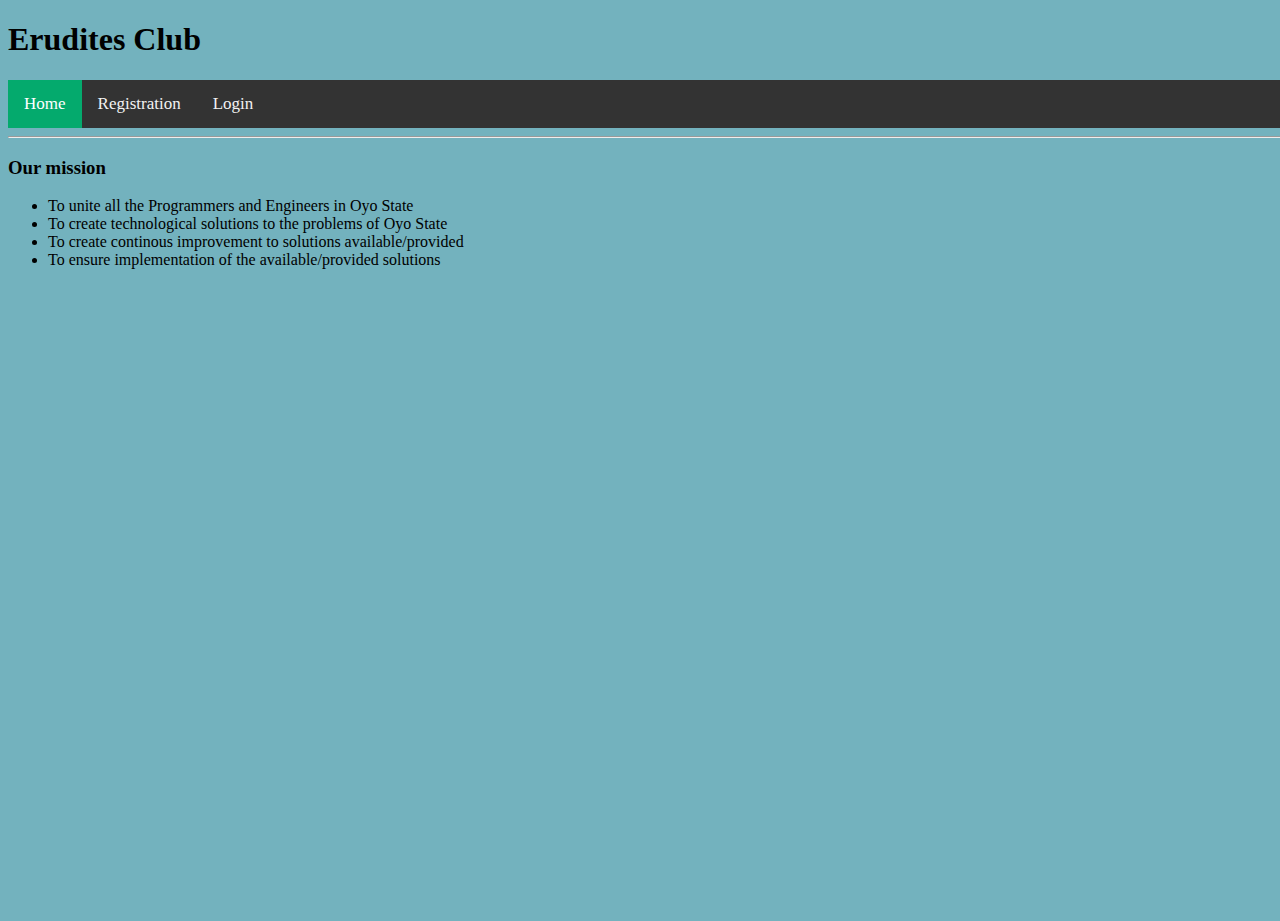
<file: Task1/index.html>
<!DOCTYPE html>
<html>

<head>
  <meta charset="utf-8">
  <meta name="viewport" content="width=device-width">
  <title>Erudites Club</title>
  <link href="style.css" rel="stylesheet" type="text/css" />
</head>
<header>
  <h1>Erudites Club</h1>
  <div class="topnav">
    <a class="active" href="#Home">Home</a>
    <a href="index2.html" target="_blank">Registration</a>
    <a href="index3.html" target="_blank">Login</a>
  </div>
  <hr>
</header>

<body>
  <h3>Our mission</h3>
  <ul>
    <li>To unite all the Programmers and Engineers in Oyo State</li>
    <li>To create technological solutions to the problems of Oyo State</li>
    <li>To create continous improvement to solutions available/provided</li>
    <li>To ensure implementation of the available/provided solutions</li>
  </ul>

</body>


</html>
</file>
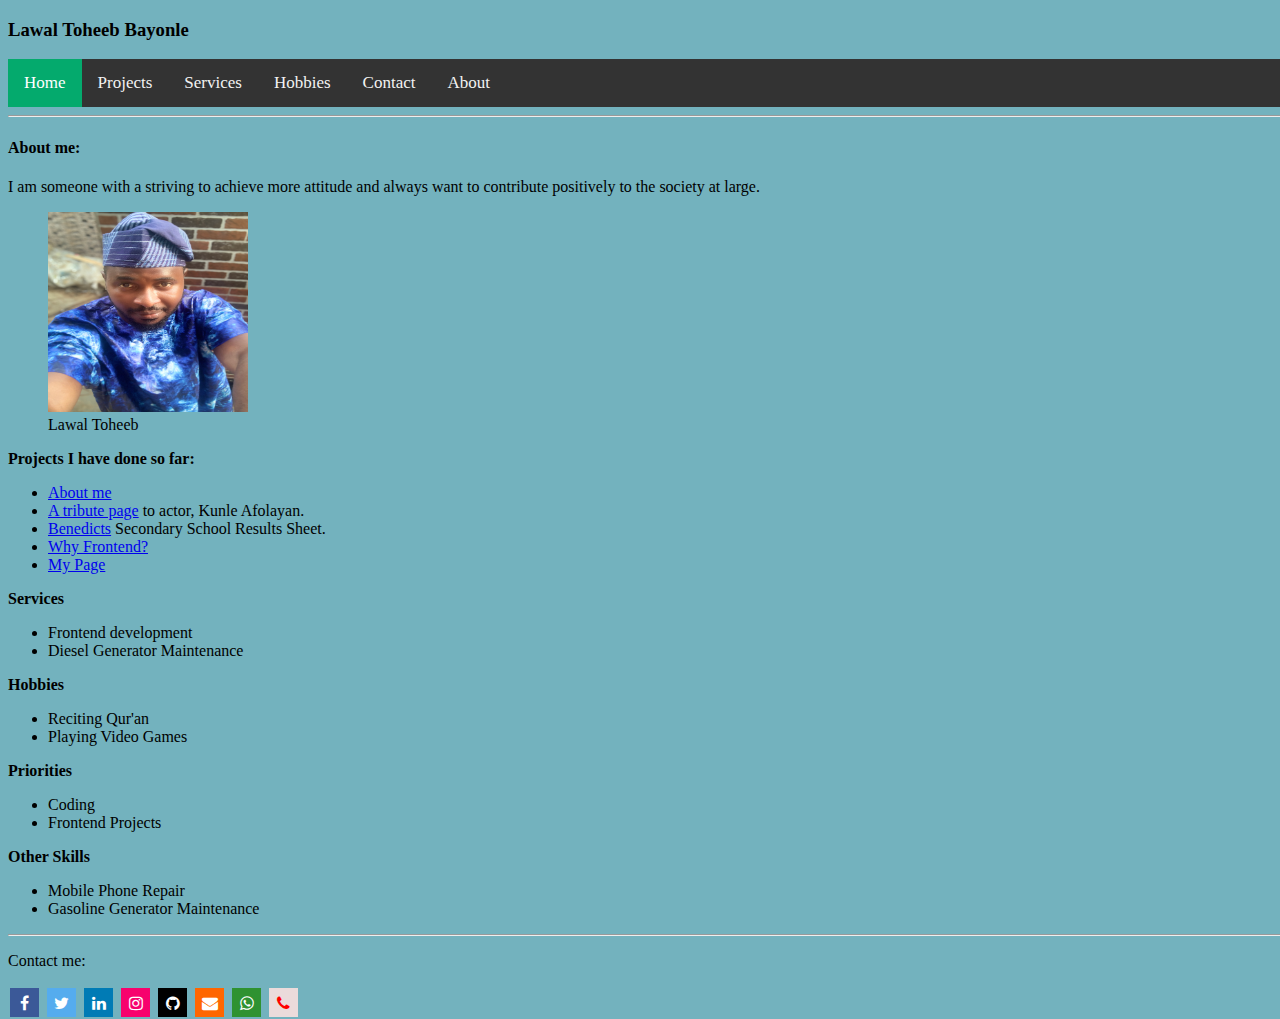
<file: Task2/index.html>
<!DOCTYPE html>
<html>

<head>
  <meta charset="utf-8">
  <meta name="viewport" content="width=device-width">
  <title>My Portfolipo</title>
  <link href="style.css" rel="stylesheet" type="text/css" />
  <link rel="stylesheet" href="https://cdnjs.cloudflare.com/ajax/libs/font-awesome/4.7.0/css/font-awesome.min.css">

</head>
<header>
  <h3>Lawal Toheeb Bayonle</h3>
  <div class="topnav">
    <a class="active" href="#home">Home</a>
    <a href="#Projects">Projects</a>
    <a href="#Services">Services</a>
    <a href="#Hobbies">Hobbies</a>
    <a href="Contact/index2.html" target="_blank">Contact</a>
    <a href="#About">About</a>
  </div>
  <hr>
</header>

<body>
  <main>
    <div>
      <h4 id="About"> About me:</h4>
    </div>
    <div> I am someone with a striving to achieve more attitude and always want to contribute positively to the society
      at large.</div>
    <figure><img src="Lawal.JPG" height="200px" width="200px" alt="Lawal_Toheeb">
      <figcaption>Lawal Toheeb</figcaption>
    </figure>
    <nav>
      <p id="Projects"><b>Projects I have done so far:</b></p>
      <ul>
        <li><a href="https://codepen.io/Lawaltoheeb28/pen/abGRBgL" target="_blank">About me</a></li>
        <li><a href="https://codepen.io/Lawaltoheeb28/pen/YzLJZVw" target="_blank">A tribute page</a> to actor, Kunle
          Afolayan.</li>
        <li><a href="https://codepen.io/Lawaltoheeb28/pen/qBYJjQg" target="_blank">Benedicts</a> Secondary School
          Results
          Sheet.</li>
        <li><a href="https://codepen.io/Lawaltoheeb28/pen/BaxJdmz" target="_blank">Why Frontend?</a></li>
        <li><a href="https://lawals-page.lawaltoheeb28.repl.co/" target="_blank">My Page</a></li>
      </ul>
    </nav>
    <nav>
      <section id="Services"><strong>Services</strong>
        <ul>
          <li>Frontend development</li>
          <li>Diesel Generator Maintenance</li>
        </ul>
      </section>
      <section id="Hobbies"><strong>Hobbies</strong>
        <ul>
          <li>Reciting Qur'an</li>
          <li>Playing Video Games</li>
        </ul>
      </section>
      <section id="Priorities"><strong>Priorities</strong>
        <ul>
          <li>Coding</li>
          <li>Frontend Projects</li>
        </ul>
      </section>
      <section id="Other"><strong>Other Skills</strong>
        <ul>
          <li>Mobile Phone Repair</li>
          <li>Gasoline Generator Maintenance</li>
        </ul>
      </section>
    </nav>

  </main>
  <hr>

  <!--
  This script places a badge on your repl's full-browser view back to your repl's cover
  page. Try various colors for the theme: dark, light, red, orange, yellow, lime, green,
  teal, blue, blurple, magenta, pink!
  -->
</body>
<footer>
  <p>Contact me:</p>
  <a href="https://web.facebook.com/Bayotoamir" target="_blank" class="fa fa-facebook"></a>
  <a href="https://twitter.com/Teeamir" target="_blank" class="fa fa-twitter"></a>
  <a href="https://www.linkedin.com/in/lawal-toheeb-39175b143/" target="_blank" class="fa fa-linkedin"></a>
  <a href="https://www.instagram.com/lawaltbb/" target="_blank" class="fa fa-instagram"></a>
  <a href="https://github.com/LToyyib" target="_blank" class="fa fa-github"></a>
  <a href="mailto:lawaltoheeb28@gmail.com" target="_blank" class="fa fa-envelope"></a>
  <a href="https://wa.me/2347066138906" target="_blank" class="fa fa-whatsapp"></a>
  <a href="tel:+2347066138906" target="_blank" class="fa fa-phone"></a>
</footer>

</html>
</file>
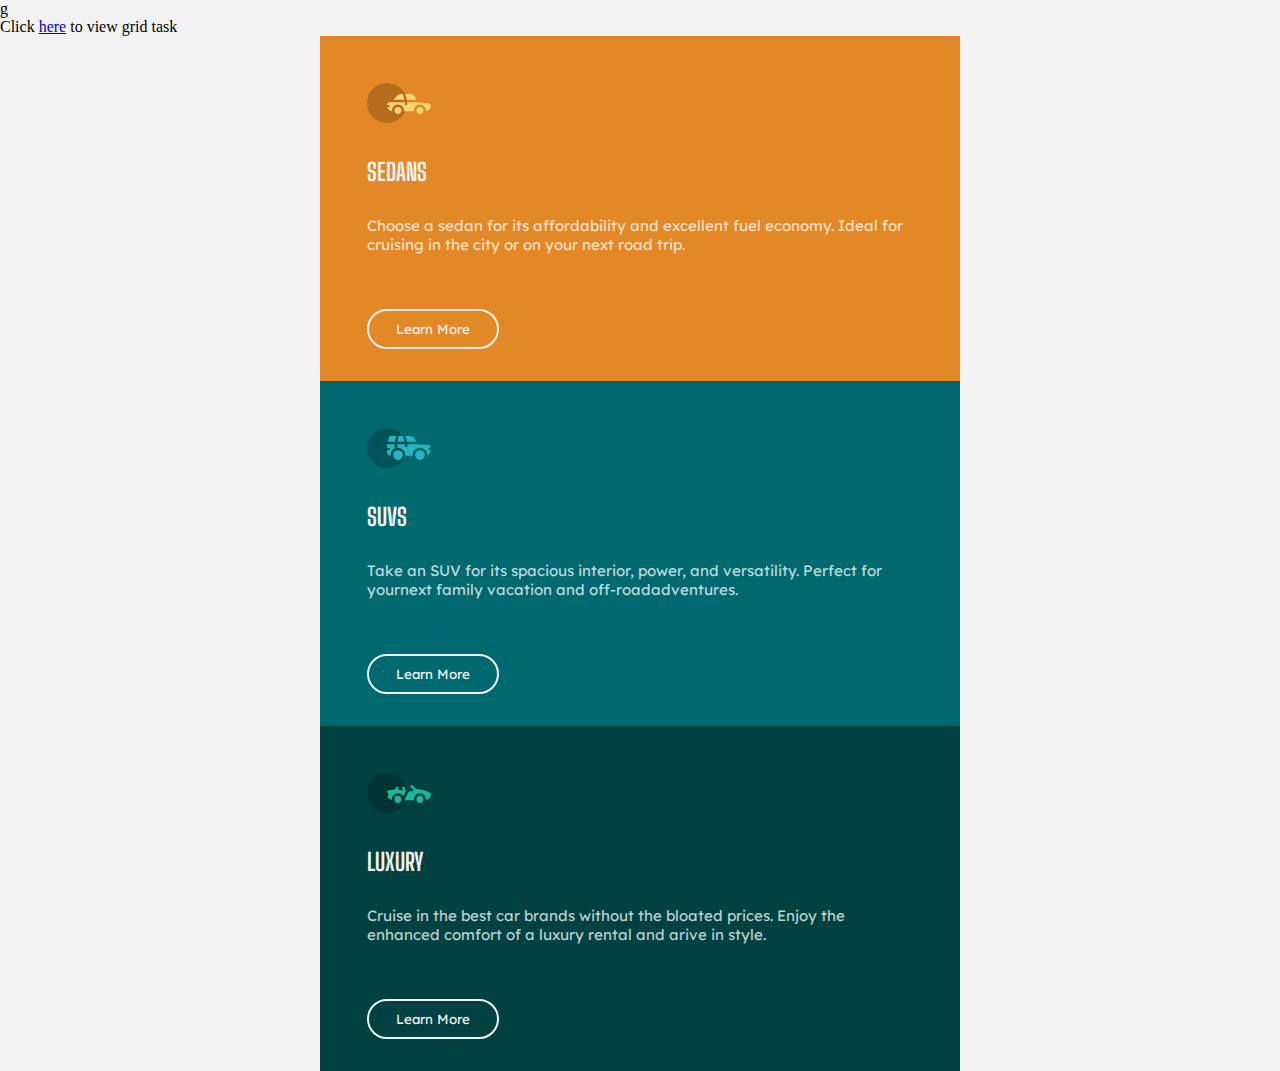
<file: flex.html>
<!DOCTYPE html>
<html lang="en">

<head>
g  <meta charset="UTF-8" />
  <meta http-equiv="X-UA-Compatible" content="IE=edge" />
  <meta name="viewport" content="width=device-width, initial-scale=1.0" />
  <title>Flex task</title>
  <link rel="stylesheet" href="style.css" />
  <link href="https://fonts.googleapis.com/css2?family=Lexend+Deca:wght@200&display=swap" rel="stylesheet">
  <link
    href="https://fonts.googleapis.com/css2?family=Big+Shoulders+Display:wght@800&family=Lexend+Deca:wght@200&display=swap"
    rel="stylesheet">
</head>

<body>
  <p>Click <a href="grid.html" >here</a> to view grid task</p>
  <main>
    <div class="sedans">
      <img src="icon-sedans.svg" alt="sedans">
      <h2>SEDANS</h2>
      <p>
        Choose a sedan for its affordability and excellent fuel economy. Ideal
        for cruising in the city or on your next road trip.
      </p>
      <button id="sedans">Learn More</button>
    </div>
    <div class="suvs">
      <img src="icon-suvs.svg" alt="suvs">
      <h2>SUVS</h2>
      <p>
        Take an SUV for its spacious interior, power, and versatility. Perfect
        for yournext family vacation and off-roadadventures.
      </p>
      <button id="suvs">Learn More</button>
    </div>
    <div class="luxury">
      <img src="icon-luxury.svg" alt="luxury">
      <h2>LUXURY</h2>
      <p>
        Cruise in the best car brands without the bloated prices. Enjoy the
        enhanced comfort of a luxury rental and arive in style.
      </p>
      <button id="luxury">Learn More</button>
    </div>
  </main>
</body>

</html>
</file>
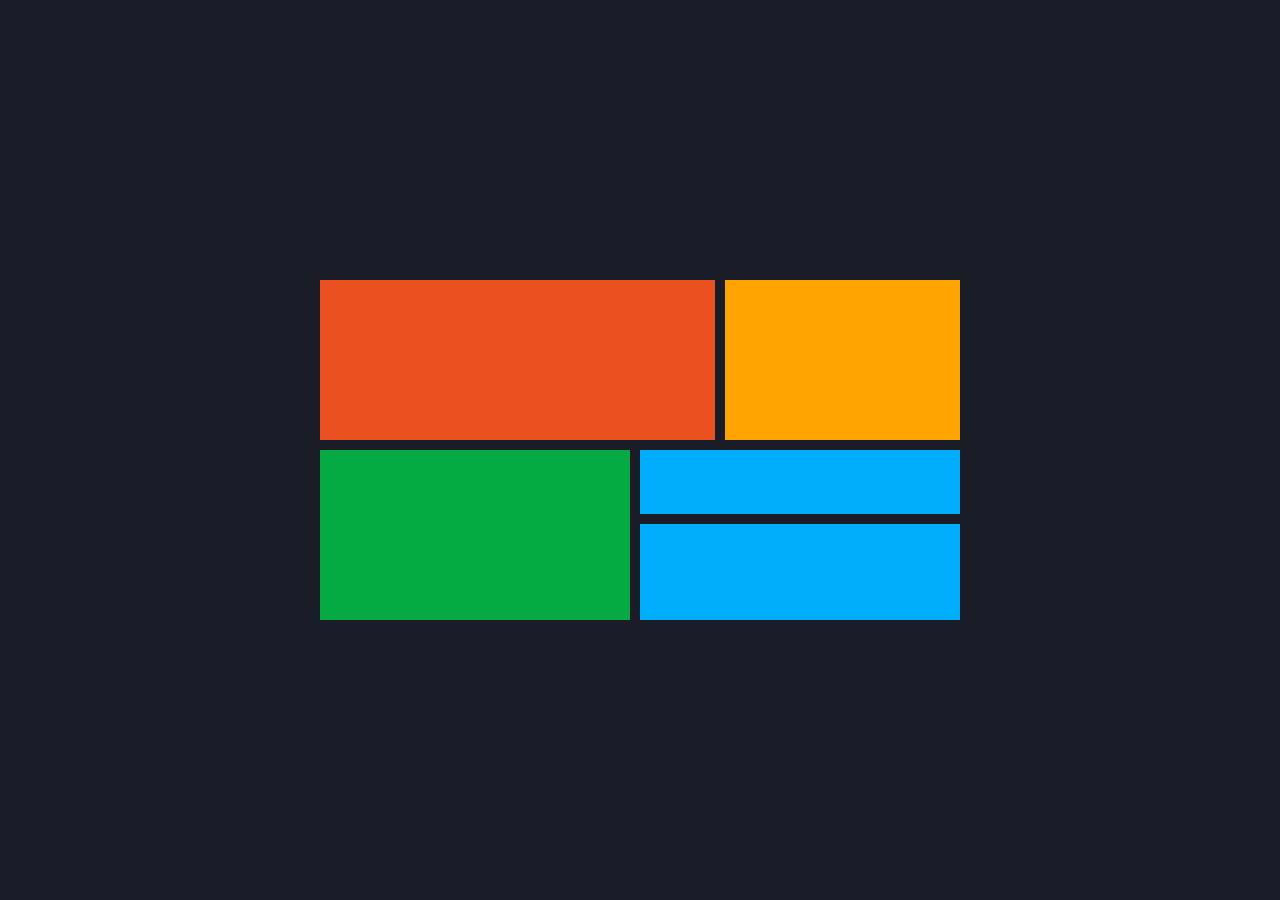
<file: grid.html>
<!DOCTYPE html>
<html lang="en">
<head>
    <meta charset="UTF-8">
    <meta http-equiv="X-UA-Compatible" content="IE=edge">
    <meta name="viewport" content="width=device-width, initial-scale=1.0">
    <title>Grid Task</title>
    <link rel="stylesheet" href="grid.css">
</head>
<body>
    <main>
        
        <div class="item-a"></div>
        <div class="item-b"></div>
        <div class="item-c"></div>
        <div class="item-d">
            <div class="item-e"></div>
            <div class="item-f"></div>
        </div>
    
    </main>

</body>
</html>
</file>
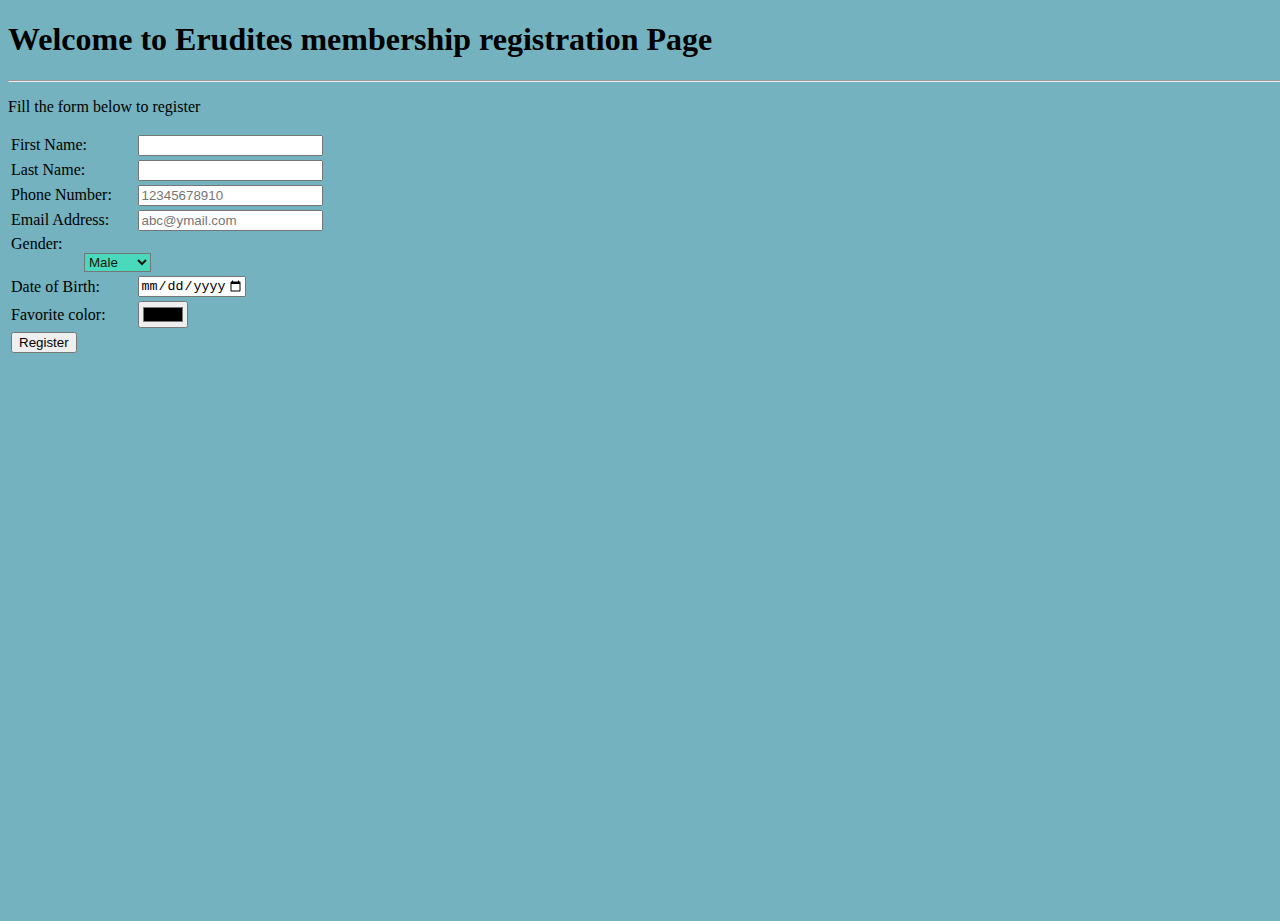
<file: Task1/index2.html>
<!DOCTYPE html>
<html lang="en">

<head>
  <meta charset="UTF-8">
  <meta http-equiv="X-UA-Compatible" content="IE=edge">
  <meta name="viewport" content="width=device-width, initial-scale=1.0">
  <link href="style2.css" rel="stylesheet" type="text/css" />
  <title>Registration Page</title>
</head>
<header>
  <h1>Welcome to Erudites membership registration Page</h1>
  <hr>
</header>

<body>
  <p>Fill the form below to register</p>
  <form action="index4.html">
    <table>
      <tr>
        <td><label for="fname">First Name:</label></td>
        <td><input type="text" name="fname" id="fname" maxlength="10" minlength="3" required></td>
      </tr>
      <tr>
        <td><label for="lname"> Last Name:</label></td>
        <td><input type="text" name="lname" id="lname" maxlength="10" minlength="3" required></td>
      </tr>
      <tr>
        <td><label for="phone"> Phone Number:</label></td>
        <td><input type="tel" name="Phone" id="Phone" pattern="[0-9]{11}" placeholder="12345678910" required></td>
      </tr>
      <tr>
        <td><label for="email"> Email Address:</label></td>
        <td><input type="email" name="email" id="email" required placeholder="abc@ymail.com"
            pattern="[A-Za-z0-9._%+-]+@[a-z0-9.-]+\.[a-z]{2,}$"></td>
      </tr>
      <tr>
        <td>
          <label for="Gender"> Gender:</label>
          <select name="Gender" id="Gender">
            <option value="Male"> Male</option>
            <option value="Female"> Female</option>
          </select>
        </td>

      </tr>
      <tr>
        <td><label for="dob">Date of Birth:</label></td>
        <td><input type="date" name="dob" placeholder="2000-01-01" min="2000-01-01" max="2022-09-06" required>
      </tr>
      <tr>
        <td><label for="Color"> Favorite color:</label></td>
        <td><input type="color" name="color" id="color" required></td>
      </tr>
      <tr>
        <td><input type="submit" value="Register" id=""></td>
      </tr>

    </table>
  </form>

</body>

</html>
</file>
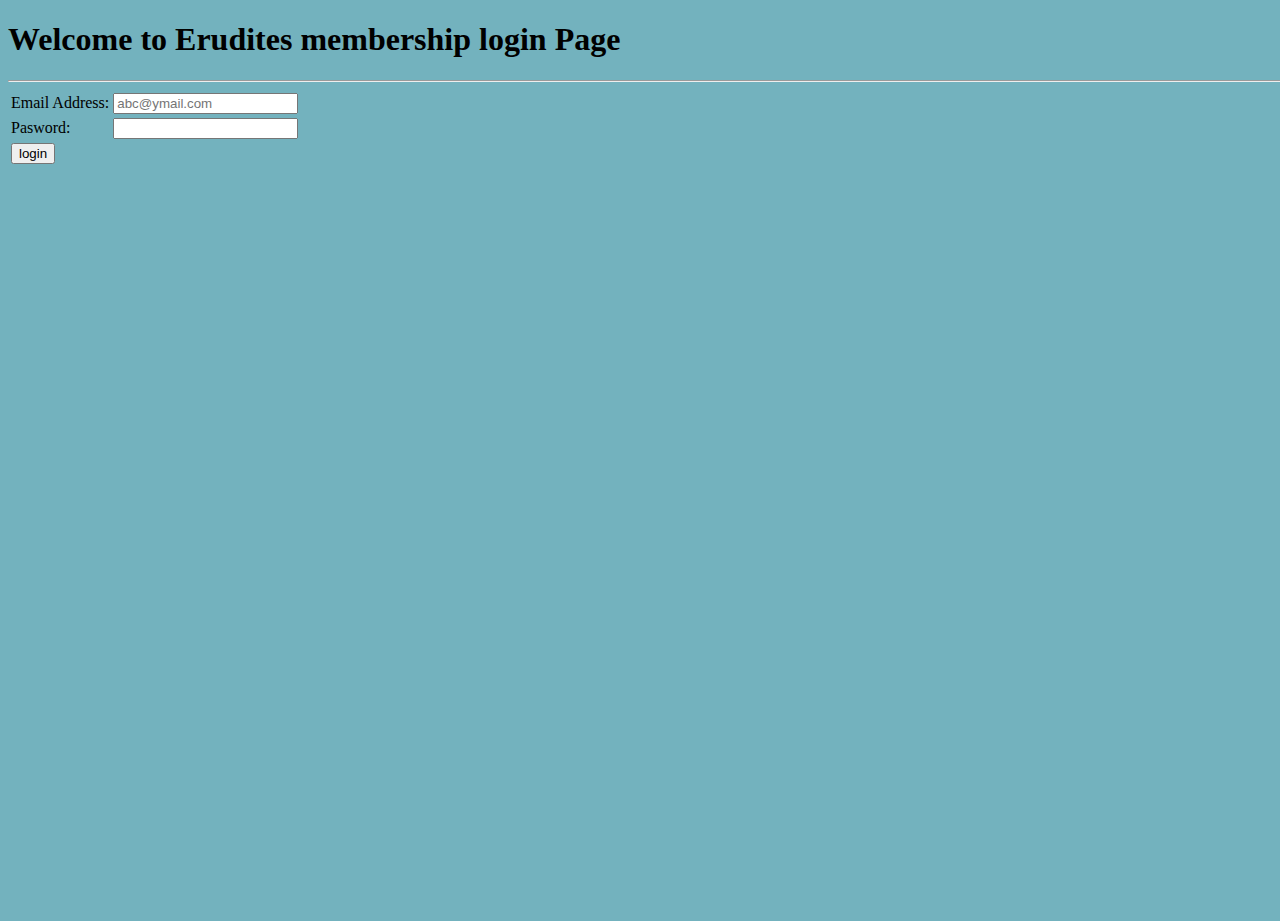
<file: Task1/index3.html>
<!DOCTYPE html>
<html lang="en">

<head>
  <meta charset="UTF-8">
  <meta http-equiv="X-UA-Compatible" content="IE=edge">
  <meta name="viewport" content="width=device-width, initial-scale=1.0">
  <link href="style3.css" rel="stylesheet" type="text/css" />
  <title>Login Page</title>
</head>
<header>
  <h1>Welcome to Erudites membership login Page</h1>
  <hr>
</header>

<body>
  <form action="index5.html">
    <table>
      <tr>
        <td><label for="email"> Email Address:</label></td>
        <td><input type="email" name="email" id="email" required placeholder="abc@ymail.com"
            pattern="[A-Za-z0-9._%+-]+@[a-z0-9.-]+\.[a-z]{2,}$"></td>
      </tr>
      <tr>
        <td><label for="psw">Pasword:</label></td>
        <td><input type="text" name="psw" id="" pattern="(?=.*\d)(?=.*[a-z])(?=.*[A-Z]).{8,}"
            title="Must contain at least one number and one uppercase and lowercase letter, and at least 8 or more characters">
        </td>
      </tr>
      <tr>
        <td>
          <input type="submit" value="login">
        </td>
      </tr>
    </table>
  </form>
</body>

</html>
</file>
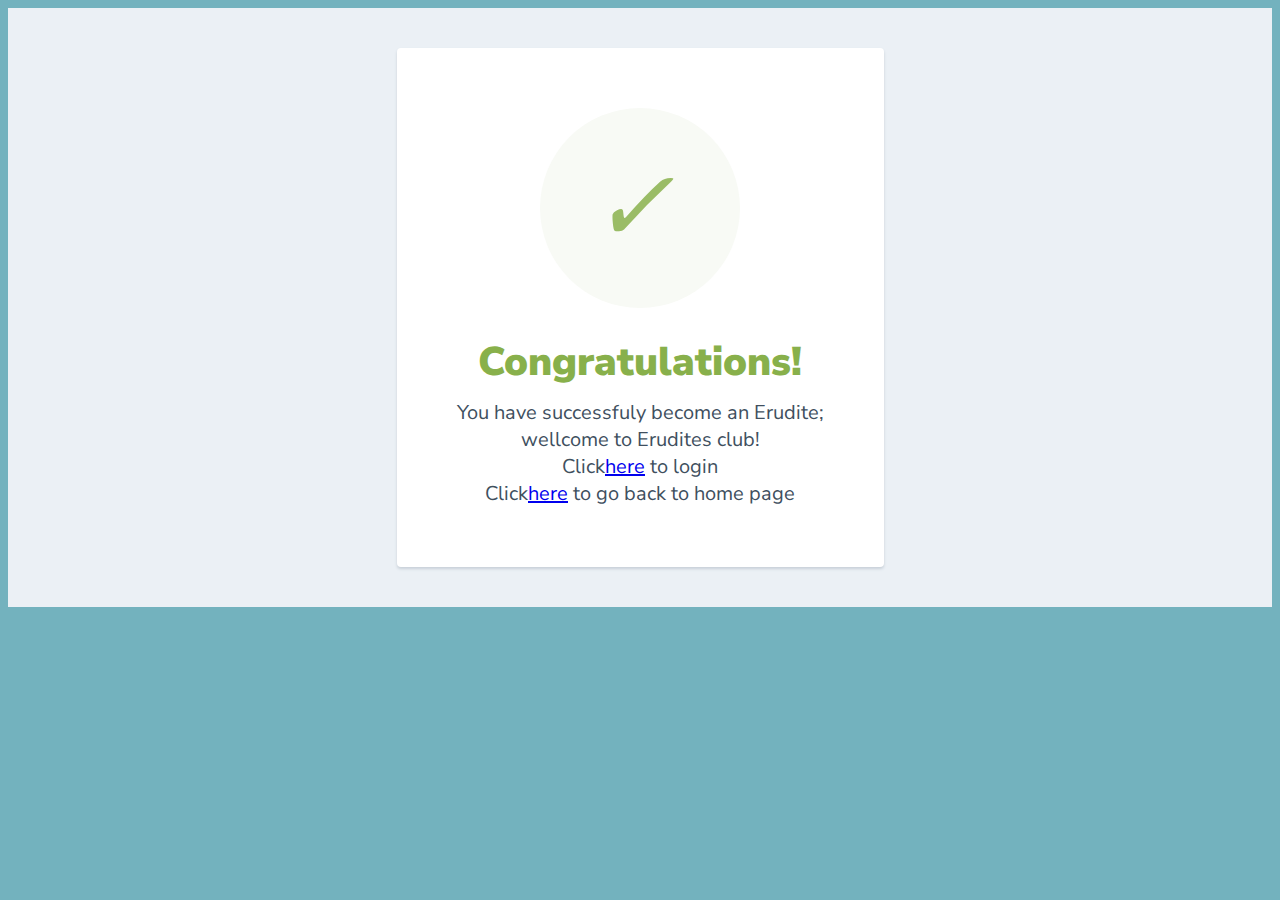
<file: Task1/index4.html>
<!DOCTYPE html>
<html lang="en">

<head>
  <meta charset="UTF-8">
  <meta http-equiv="X-UA-Compatible" content="IE=edge">
  <meta name="viewport" content="width=device-width, initial-scale=1.0">
  <link href="https://fonts.googleapis.com/css?family=Nunito+Sans:400,400i,700,900&display=swap" rel="stylesheet">
  <link href="style4.css" rel="stylesheet" type="text/css" />
  <title>Success Page</title>
</head>

<body>
  <div class="card">
    <div style="border-radius:200px; height:200px; width:200px; background: #F8FAF5; margin:0 auto;">
      <i class="checkmark">✓</i>
    </div>
    <h1>Congratulations!</h1>
    <p>You have successfuly become an Erudite;<br /> wellcome to Erudites club!</p>
    <div>
      <p>Click<a href="index3.html">here</a> to login</p>
      <p>Click<a href="index.html">here</a> to go back to home page</p>
    </div>
  </div>

</body>

</html>
</file>
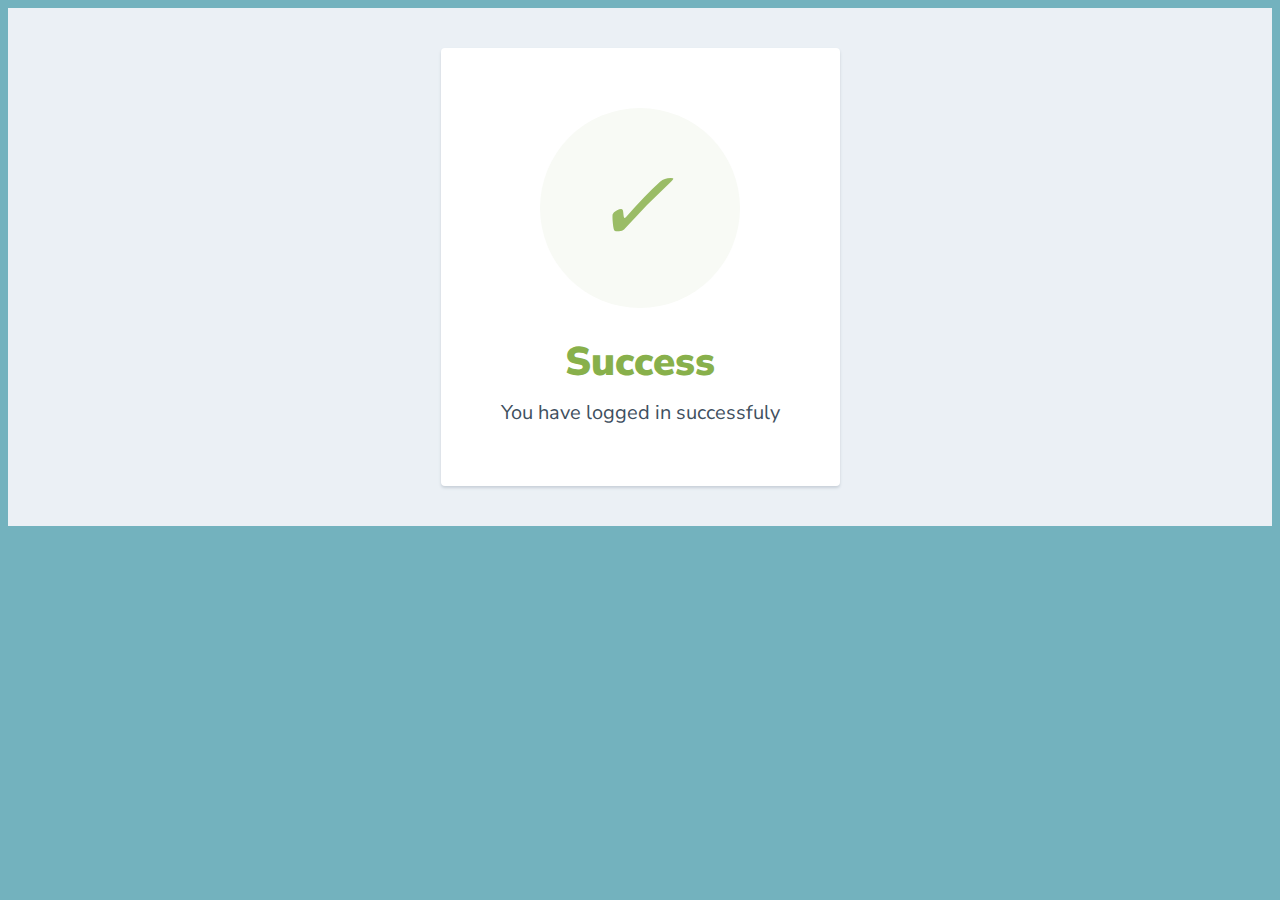
<file: Task1/index5.html>
<!DOCTYPE html>
<html lang="en">

<head>
  <meta charset="UTF-8">
  <meta http-equiv="X-UA-Compatible" content="IE=edge">
  <meta name="viewport" content="width=device-width, initial-scale=1.0">
  <link href="https://fonts.googleapis.com/css?family=Nunito+Sans:400,400i,700,900&display=swap" rel="stylesheet">
  <link href="style4.css" rel="stylesheet" type="text/css" />
  <title>Success Login Page</title>
</head>

<body>
  <div class="card">
    <div style="border-radius:200px; height:200px; width:200px; background: #F8FAF5; margin:0 auto;">
      <i class="checkmark">✓</i>
    </div>
    <h1>Success</h1>
    <p>You have logged in successfuly</p>
  </div>
</body>

</html>
</file>
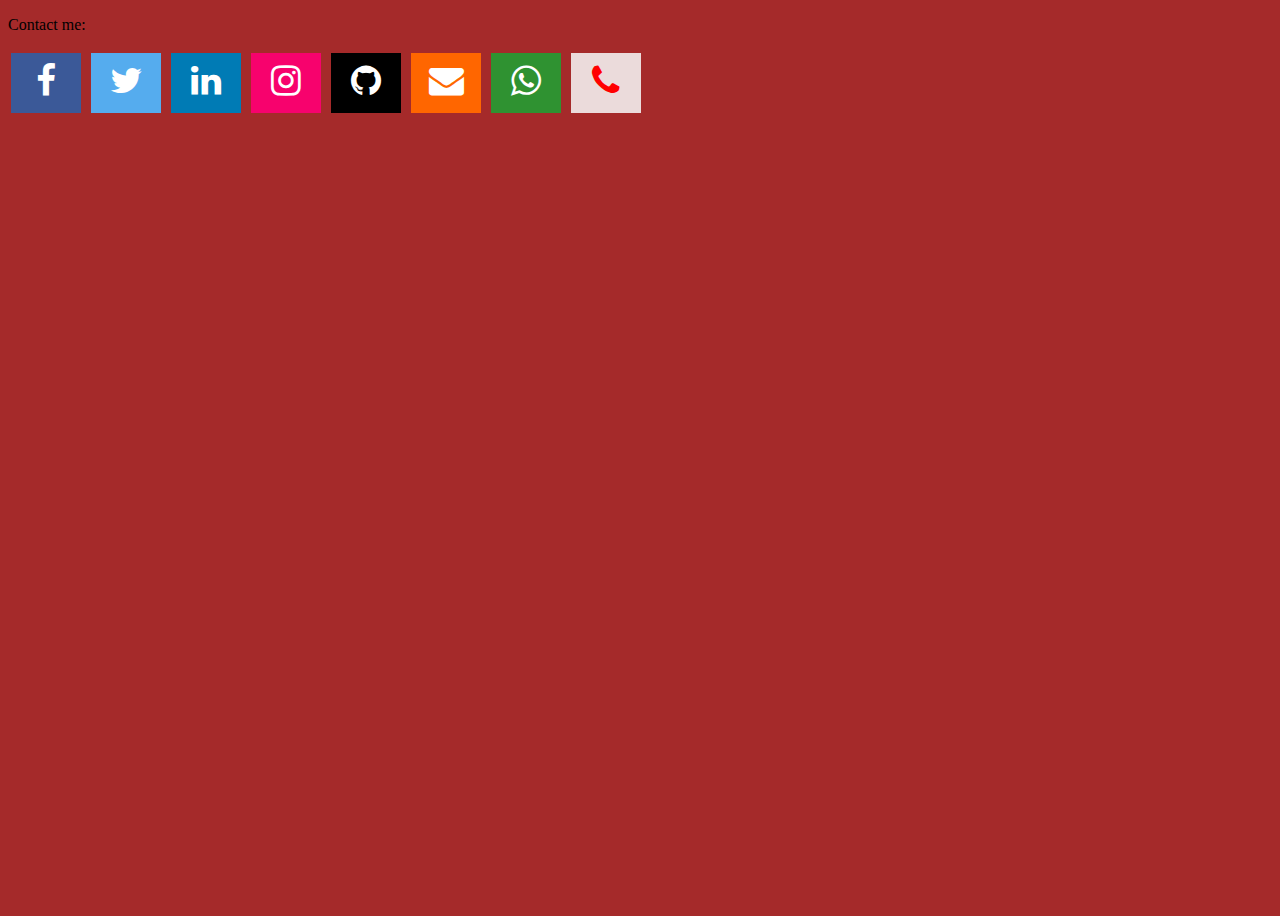
<file: Task2/index2.html>
<!DOCTYPE html>
<html lang="en">

<head>
  <meta charset="UTF-8">
  <meta http-equiv="X-UA-Compatible" content="IE=edge">
  <meta name="viewport" content="width=device-width, initial-scale=1.0">
  <link rel="stylesheet" href="https://cdnjs.cloudflare.com/ajax/libs/font-awesome/4.7.0/css/font-awesome.min.css">
  <link href="style2.css" rel="stylesheet" type="text/css" />
  <title>Contact Page</title>

</head>

<body>
<p>Contact me:</p>
  <a href="https://web.facebook.com/Bayotoamir" target="_blank" class="fa fa-facebook"></a>
  <a href="https://twitter.com/Teeamir" target="_blank" class="fa fa-twitter"></a>
  <a href="https://www.linkedin.com/in/lawal-toheeb-39175b143/" target="_blank" class="fa fa-linkedin"></a>
  <a href="https://www.instagram.com/lawaltbb/" target="_blank" class="fa fa-instagram"></a>
  <a href="https://github.com/LToyyib" target="_blank" class="fa fa-github"></a>
  <a href="mailto:lawaltoheeb28@gmail.com" target="_blank" class="fa fa-envelope"></a>
  <a href="https://wa.me/2347066138906" target="_blank" class="fa fa-whatsapp"></a>
  <a href="tel:+2347066138906" target="_blank" class="fa fa-phone"></a>
</body>

</html>
</file>
<file: Task1/style.css>
html, body {
  height: 100%;
  width: 100%;
  background-color: rgb(115, 178, 190);
}
.topnav {
  overflow: hidden;
  background-color: #333;
}

.topnav a {
  float: left;
  color: #f2f2f2;
  text-align: center;
  padding: 14px 16px;
  text-decoration: none;
  font-size: 17px;
}

.topnav a:hover {
  background-color: #ddd;
  color: black;
}

.topnav a.active {
  background-color: #04AA6D;
  color: white;
}
</file>
<file: Task2/style.css>
html, body {
  height: 100%;
  width: 100%;
  background-color: rgb(115, 178, 190);
}
.fa {
  padding: 7px;
  font-size: 10px;
  width: 15px;
  height: 15px;
  text-align: center;
  text-decoration: none;
  margin: 2px 2px;
}

.fa:hover {
    opacity: 0.7;
}
.fa-facebook {
  background: #3B5998;
  color: white;
}
.fa-twitter {
  background: #55ACEE;
  color: white;
}
.fa-linkedin {
  background: #007bb5;
  color: white;
}
.fa-instagram {
  background: #f7026d;
  color: white;
}
.fa-email {
  background: #f7026d;
  color: white;
}
.fa-envelope {
  background: #ff6600;
  color: white;
  }
.fa-github {
  background: #000000;
  color: white;
  }
.fa-whatsapp {
  background: #2f9231;
  color: white;
  }
.fa-phone {
  background: #ebdbdb;
  color: #ff0000;
  }
.topnav {
  overflow: hidden;
  background-color: #333;
}

.topnav a {
  float: left;
  color: #f2f2f2;
  text-align: center;
  padding: 14px 16px;
  text-decoration: none;
  font-size: 17px;
}

.topnav a:hover {
  background-color: #ddd;
  color: black;
}

.topnav a.active {
  background-color: #04AA6D;
  color: white;
}
</file>
<file: style.css>
*{
    margin: 0;
    padding: 0;
    box-sizing: border-box;
}
:root{
    --color: hsl(0, 0%, 95%);
}
body{
    background-color: var(--color);
}
main{
  display: flex;
  justify-content: center;
  align-items: center;
  width: 70%;
  margin: auto;
  height: 100vh;
}

h2 {
    font-family: 'Big Shoulders Display', cursive;
    font-weight: 700;
    color: var(--color);
    padding: 15px;
}
main div img{
  padding: 15px;
}
main p{
    font-family: 'Lexend Deca', sans-serif;
    color: hsla(0, 0%, 100%, 0.75);
    font-weight: 400;
    font-size: 15px;
    padding: 15px;
}
.sedans{
    background-color: hsl(31, 77%, 52%);
    padding: 2em;
    width: 50%;
}
.suvs{
    background-color: hsl(184, 100%, 22%);
    padding: 2em;
    width: 50%;
}
.luxury{
    background-color: hsl(179, 100%, 13%);
    padding: 2em;
    width: 50%;
}
button{
  font-family: 'Lexend Deca', sans-serif;
    border-radius: 20px;
    padding: 10px;
    width: 3.5cm;
    color: var(--color);
    border: 2px solid var(--color);
    margin-top: 40px;
    margin-left: 15px;    
}
#sedans{
    background-color: hsl(31, 77%, 52%);
}
#suvs{
    background-color: hsl(184, 100%, 22%);
}
#luxury{
    background-color: hsl(179, 100%, 13%);
}
@media screen and (max-width:1440px){
  main{
    width:100%;
}
}
@media screen and (min-width:375px) {
    main{
  display: flex;
  flex-direction: column;
  justify-content: center;
  align-items: center;
  width: 100%;
  margin: auto;
  height: 100%;
}
      
}
</file>
<file: grid.css>
*{
    margin: 0;
    padding: 0;
    }
body{
    background-color: rgb(26,28,40);
    display: flex;
    place-items: center;
    height: 100vh;
}
    main{
        width: 50%;
        display: grid;
        grid-template-areas: 
        'a a a b'
        'c c d d';
        gap: 10px;
        margin: auto;
    }


    .item-a{
        background-color: rgb(235,80,32);
        padding: 5em;
        grid-area: a;
    }
    .item-b{
        background-color: rgb(255,164,1);
        padding: 5em;
        grid-area: b;
    }
    .item-c{
        background-color: rgb(5,170,66);
        padding: 5em;
        grid-area: c;
    }
    .item-d{
        grid-area: d;
    }
    .item-d{
        display: grid;
        grid-template-columns: auto;
        gap: 10px;
    }
    .item-e{
        background-color: rgb(1,174,253);
        padding: 2em;
    
        
    }
    .item-f{
        background-color: rgb(1,174,253);
        padding: 3em;
    }
</file>
<file: Task1/style2.css>
html, body {
  height: 100%;
  width: 100%;
  background-color: rgb(115, 178, 190);
}

#Gender{ 
position: relative;
  left: 73px;
background-color: #49dabd; 
color: rgb(31, 22, 5); 
width: 55%;
margin: 0 auto;
}
</file>
<file: Task1/style3.css>
html, body {
  height: 100%;
  width: 100%;
  background-color: rgb(115, 178, 190);
}
</file>
<file: Task1/style4.css>
html{
    height: 100%;
    width: 100%;
    background-color: rgb(115, 178, 190);
  }
        body {
          text-align: center;
          padding: 40px 0;
          background: #EBF0F5;
        }
          h1 {
            color: #88B04B;
            font-family: "Nunito Sans", "Helvetica Neue", sans-serif;
            font-weight: 900;
            font-size: 40px;
            margin-bottom: 10px;
          }
          p {
            color: #404F5E;
            font-family: "Nunito Sans", "Helvetica Neue", sans-serif;
            font-size:20px;
            margin: 0;
          }
        i {
          color: #9ABC66;
          font-size: 100px;
          line-height: 200px;
          margin-left:-15px;
        }
        .card {
          background: white;
          padding: 60px;
          border-radius: 4px;
          box-shadow: 0 2px 3px #C8D0D8;
          display: inline-block;
          margin: 0 auto;
        }
</file>
<file: Task2/style2.css>
html, body {
  height: 100%;
  width: 100%;
  background-color: brown;
}
.fa {
  padding: 10px;
  font-size: 35px;
  width: 50px;
  height: 40px;
  text-align: center;
  text-decoration: none;
  margin: 3px;
}

.fa:hover {
    opacity: 0.7;
}
.fa-facebook {
  background: #3B5998;
  color: white;
}
.fa-twitter {
  background: #55ACEE;
  color: white;
}
.fa-linkedin {
  background: #007bb5;
  color: white;
}
.fa-instagram {
  background: #f7026d;
  color: white;
}
.fa-email {
  background: #f7026d;
  color: white;
}
.fa-envelope {
  background: #ff6600;
  color: white;
  }
.fa-github {
  background: #000000;
  color: white;
  }
.fa-whatsapp {
  background: #2f9231;
  color: white;
  }
.fa-phone {
  background: #ebdbdb;
  color: #ff0000;
  }
.topnav {
  overflow: hidden;
  background-color: #333;
}
</file>
